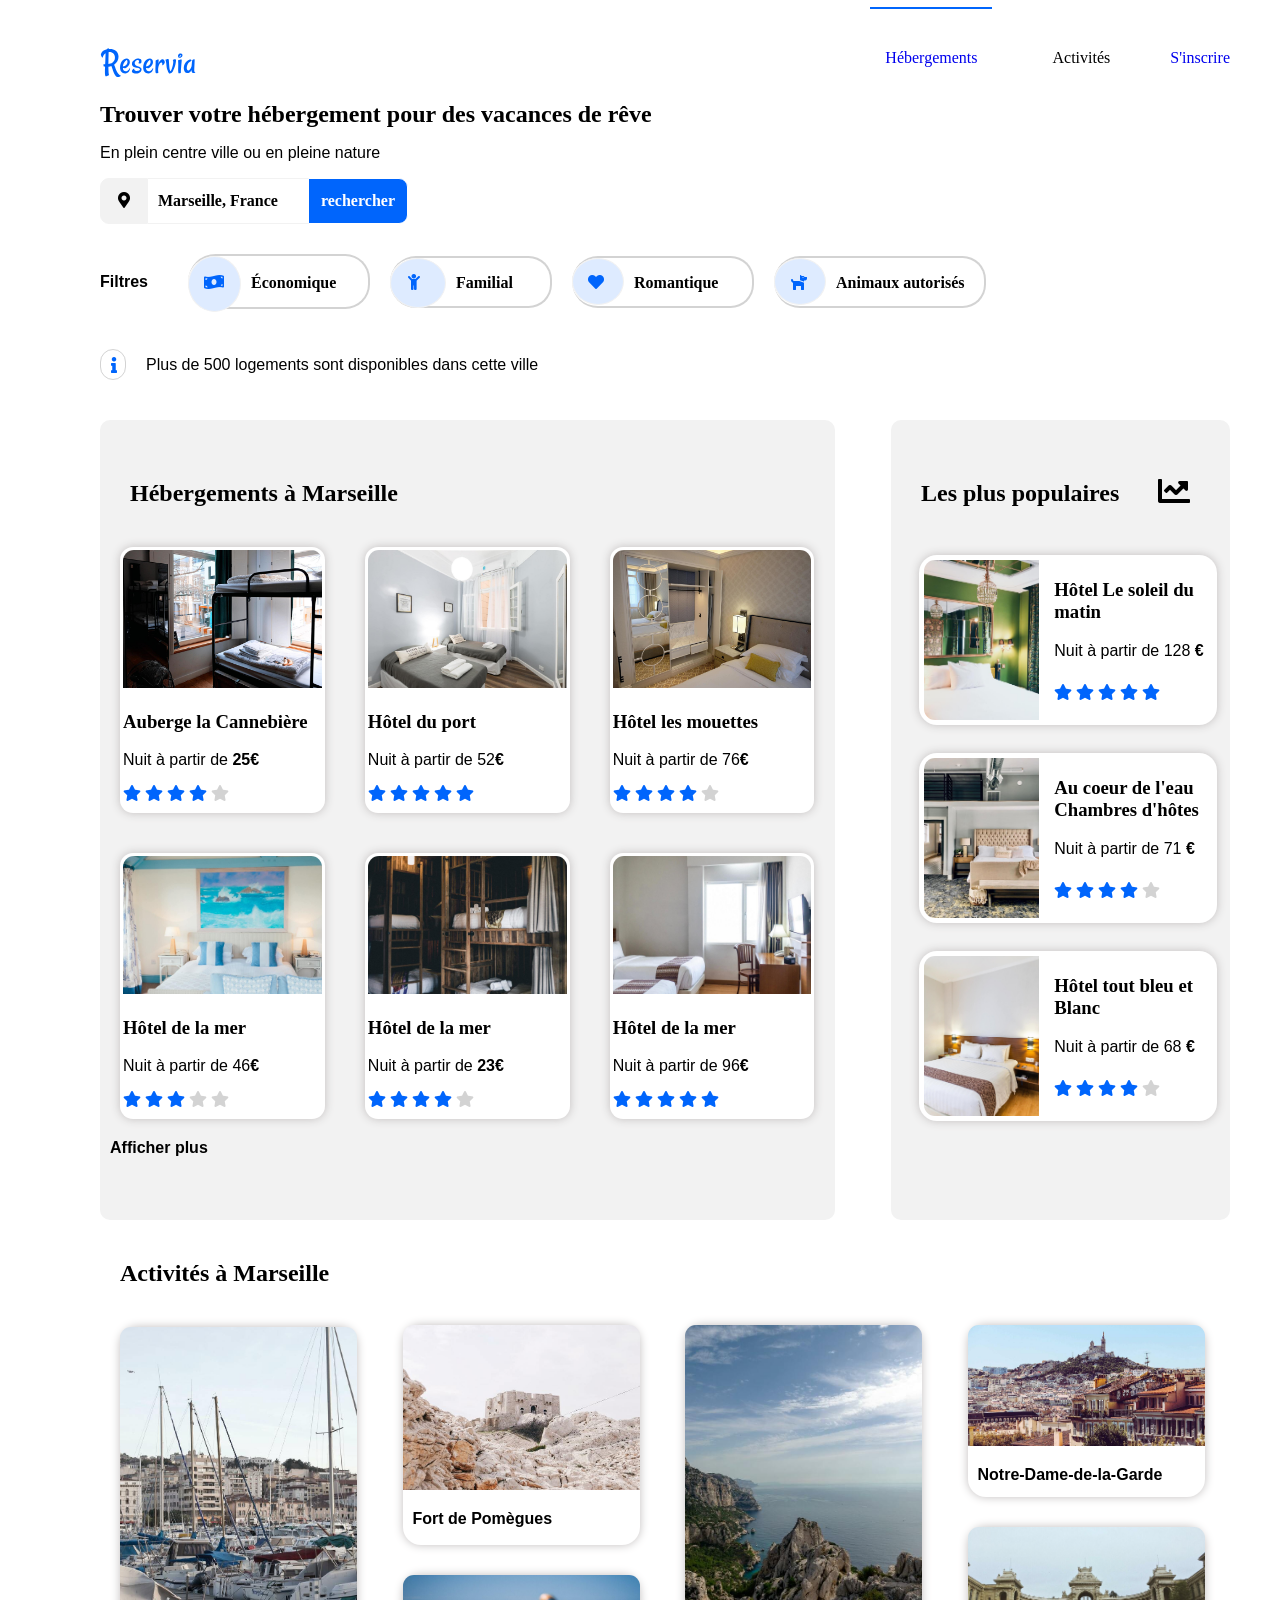
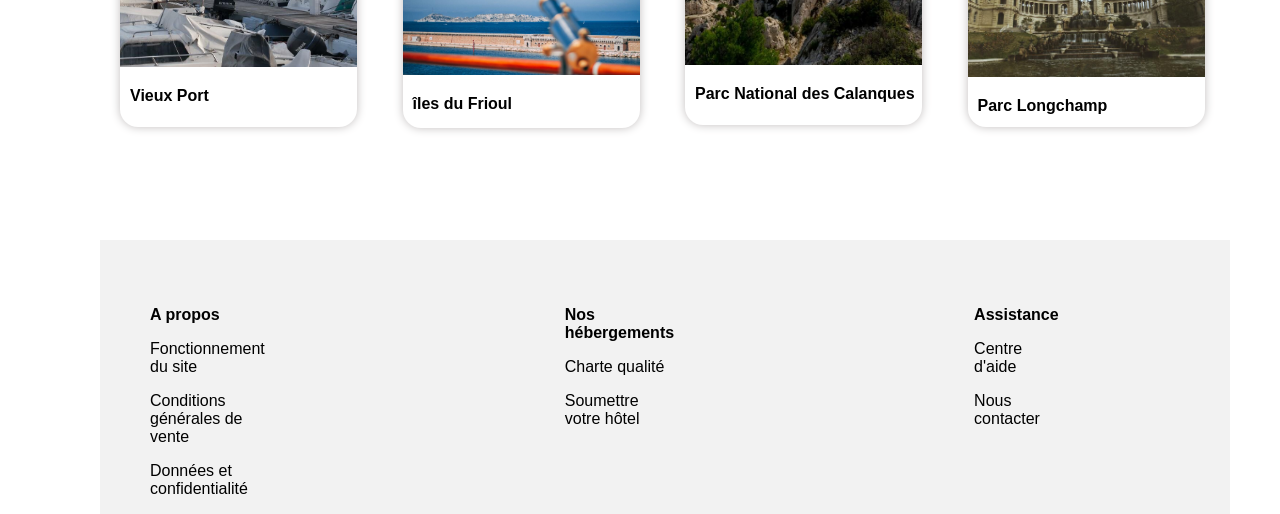
<file: index.html>
<!DOCTYPE html>
 <HTML>
   <head>
       <meta charset="utf-8"> 
       <link rel="stylesheet" href="style.css"/>
       <link href="fontawesome-free-5.15.3-web/css/all.min.css" rel="stylesheet">
      

       <title> reservia </title> 
   </head>  
   
   <body> 
       
<header>

  <div class="entete">
    <img src="images/logo/Reservia.svg" alt="logoreservia" class="logoreservia">
    <nav class="liens">
        <ul class="ancres"> 
            <li><a href="#hebergements-ancre" class=" bouton_ancre_hebergements ">Hébergements</a></li>
            <li><a href="#activites-ancre" class="bouton_ancre_activites">Activités</a></li>
        </ul>
        <span class="btn-sinscrire"><a href="#" style=" text-decoration:none">S'inscrire</a></span>
    </nav>
</div>

 
        <h1>Trouver votre hébergement pour des vacances de rêve</h1>
        <p>En plein centre ville ou en pleine nature</p>
      
   
</header>
  
  <section>
     <div id="recherche">
      <div class="marqueur"> <i class="fas fa-map-marker-alt"></i></div>
      <div class="ville">Marseille, France </div>
      <div class="moteur"><b>rechercher</b><i class="fas fa-search"></i></div>
     </div>
    <div class="icone">
       <p>Filtres</p>
       
      <div class="billet" ><i class="fas fa-money-bill-wave " style="color:#0065fc; height: 20px; width: 21px;  " ></i><b>Économique</b></div>
        
      
      
       <div class="famille"> <i class="fas fa-child" style="color:#0065fc; height: 18px; width: 20px; "></i><b>Familial</b> </div>
       
    
       <div class="romance"> <i class="fas fa-heart" style="color:#0065fc; height: 15px; width: 20px;"></i><b>Romantique</b> </div>
        
       <div class="chien"><i class="fas fa-dog" style="color:#0065fc; height: 15px; width: 20px;  "></i><b>Animaux autorisés</b></div>
      
    </div>
    <div class="info"><i class="fas fa-info" style="color:#0065fc; height: 2px; width: 1px;" ></i> <p>Plus de 500 logements sont disponibles dans cette ville </p></div>
  </section>
  

  <main>
  <section id=hebergements-ancre class="section-1">
    <h2>Hébergements à Marseille</h2>
    <div id="room">
      <div class="chambre"><img src="images/hebergements/3_medium/cannebiere.jpg 
        " alt="chambre"/>
        <h3>Auberge la Cannebière</h3>
         <p>Nuit à partir de <b>25€</b></p> 
         
    <span class="etoilebleu"><i class="fas fa-star"></i>
      <i class="fas fa-star"></i>
      <i class="fas fa-star"></i>
      <i class="fas fa-star"></i>
  </span>
  <span class="etoilegrise"><i class="fas fa-star"></i></span>

      </div>

      <div class="chambre"><img src="images/hebergements/3_medium/port.jpg
        " alt="chambre"/>
        <h3>Hôtel du port</h3>
         <p>Nuit à partir de 52<b>€</b></p> 
         <span class="etoilebleu"><i class="fas fa-star"></i>
          <i class="fas fa-star"></i>
          <i class="fas fa-star"></i>
          <i class="fas fa-star"></i>
          <i class="fas fa-star"></i>

      </span>
      </div>

      <div class="chambre"><img src="images/hebergements/3_medium/mouette.jpg
        " alt="chambre"/>
        <h3>Hôtel les mouettes</h3>
         <p>Nuit à partir de 76<b>€</b></p>
         <span class="etoilebleu"><i class="fas fa-star"></i>
          <i class="fas fa-star"></i>
          <i class="fas fa-star"></i>
          <i class="fas fa-star"></i>
      </span>
      <span class="etoilegrise"><i class="fas fa-star"></i></span>
      </div>

      <div class="chambre"><img src="images/hebergements/3_medium/mer.jpg
        " alt="chambre"/>
        <h3>Hôtel de la mer</h3>
         <p>Nuit à partir de 46<b>€</b></p>
         <span class="etoilebleu"><i class="fas fa-star"></i>
          <i class="fas fa-star"></i>
          <i class="fas fa-star"></i>
      </span>
      <span class="etoilegrise">
        <i class="fas fa-star"></i>
        <i class="fas fa-star"></i>
      </span>
      </div>

      <div class="chambre"><img src="images/hebergements/3_medium/panier.jpg" alt="chambre"/>
        <h3>Hôtel de la mer</h3>
         <p>Nuit à partir de<b> 23€</b></p>
         <span class="etoilebleu"><i class="fas fa-star"></i>
          <i class="fas fa-star"></i>
          <i class="fas fa-star"></i>
          <i class="fas fa-star"></i>
      </span>
      <span class="etoilegrise"><i class="fas fa-star"></i></span>
      </div>

      <div class="chambre"><img src="images/hebergements/3_medium/amina.jpg" alt="chambre"/>
        <h3>Hôtel de la mer</h3>
         <p>Nuit à partir de 96<b>€</b></p>
         <span class="etoilebleu"><i class="fas fa-star"></i>
          <i class="fas fa-star"></i>
          <i class="fas fa-star"></i>
          <i class="fas fa-star"></i>
          <i class="fas fa-star"></i>
         </span>


         
      </div> 
      <div class="sous_titre"><p>Afficher plus</p></div>
    </div>
    
  </section>

   <section class="section-2">                                                                            
      <div class="titre_icone"><h2><b>Les plus populaires</b></h2><i class="fas fa-chart-line fa-2x "></i>  </div>
     
      <div class="chambre-2"><img src="images/hebergements/3_medium/soleil.jpg 
        " alt="chambre"/>
        <h3>Hôtel Le soleil du<br> matin</h3>
         <p>Nuit à partir de 128 <b>€</b></p>
         <span class="etoilebleu"><i class="fas fa-star"></i>
          <i class="fas fa-star"></i>
          <i class="fas fa-star"></i>
          <i class="fas fa-star"></i>
          <i class="fas fa-star"></i>
         </span>
      </div> 



         <div class="chambre-2"><img src="images/hebergements/3_medium/coeur.jpg 
          " alt="chambre"/>
          <h3>Au coeur de l'eau Chambres d'hôtes</h3>
           <p>Nuit à partir de 71 <b>€</b></p>
           <span class="etoilebleu"><i class="fas fa-star"></i>
            <i class="fas fa-star"></i>
            <i class="fas fa-star"></i>
            <i class="fas fa-star"></i>
        </span>
        <span class="etoilegrise"><i class="fas fa-star"></i></span> 
         </div>


           
         <div class="chambre-2"><img src="images/hebergements/3_medium/bleublanc.jpg 
          " alt="chambre"/>
          <h3>Hôtel tout bleu et<br> Blanc</h3>
           <p>Nuit à partir de 68 <b>€</b></p>
           <span class="etoilebleu"><i class="fas fa-star"></i>
            <i class="fas fa-star"></i>
            <i class="fas fa-star"></i>
            <i class="fas fa-star"></i>
        </span>
        <span class="etoilegrise"><i class="fas fa-star"></i></span> 
         </div>



     
   </section>

   <section id=activites-ancre class="section-3">
     <h2><b>Activités à Marseille</b></h2> 
     <div class="activite-1"><img src="images/activites/3_medium/vieuport.jpg 
      " alt="port"/>
        <p><b>Vieux Port</b></p>
     </div>
     

     <div class="activite-2"><img src="images/activites/3_medium/fort.jpg 
      " alt="fort"/>
      <p><b>Fort de Pomègues</b></p>
     </div>
      
     <div class="activite-3"><img src="images/activites/3_medium/ile.jpg 
      " alt="îles"/>
      <p><b>îles du Frioul</b></p>
     </div>

     
     <div class="activite-4"><img src="images/activites/3_medium/parc.jpg 
      " alt="parc national"/>
      <p><b>Parc National des Calanques</b></p>
     </div>


     <div class="activite-5"><img src="images/activites/3_medium/Notre-Dame.jpg 
      " alt="Notre Dame"/>
      <p><b>Notre-Dame-de-la-Garde</b></p>
     </div>

     
     <div class="activite-6"><img src="images/activites/3_medium/parclongchamp.jpg 
      " alt="Parc longchamp"/>
      <p><b>Parc Longchamp</b></p>
     </div>
    

   </section>
  </main>
  

  <footer>
    <div class="titre-footer">
      <p><b>A propos </b></p>
      <p> Fonctionnement du site</p>
      <p>Conditions générales de vente</p>
      <p>Données et confidentialité</p>
    </div>
    <div class="titre-footer">
      <p><b> Nos hébergements</b></p>
      <p>Charte qualité</p>
      <p>Soumettre votre hôtel</p>
    </div>
    <div class="titre-footer">
      <p><b>Assistance</b></p>
      <p>Centre d'aide</p>
      <p>Nous contacter</p>
    </div>
  </footer>
 
   </body>
 </html >
</file>
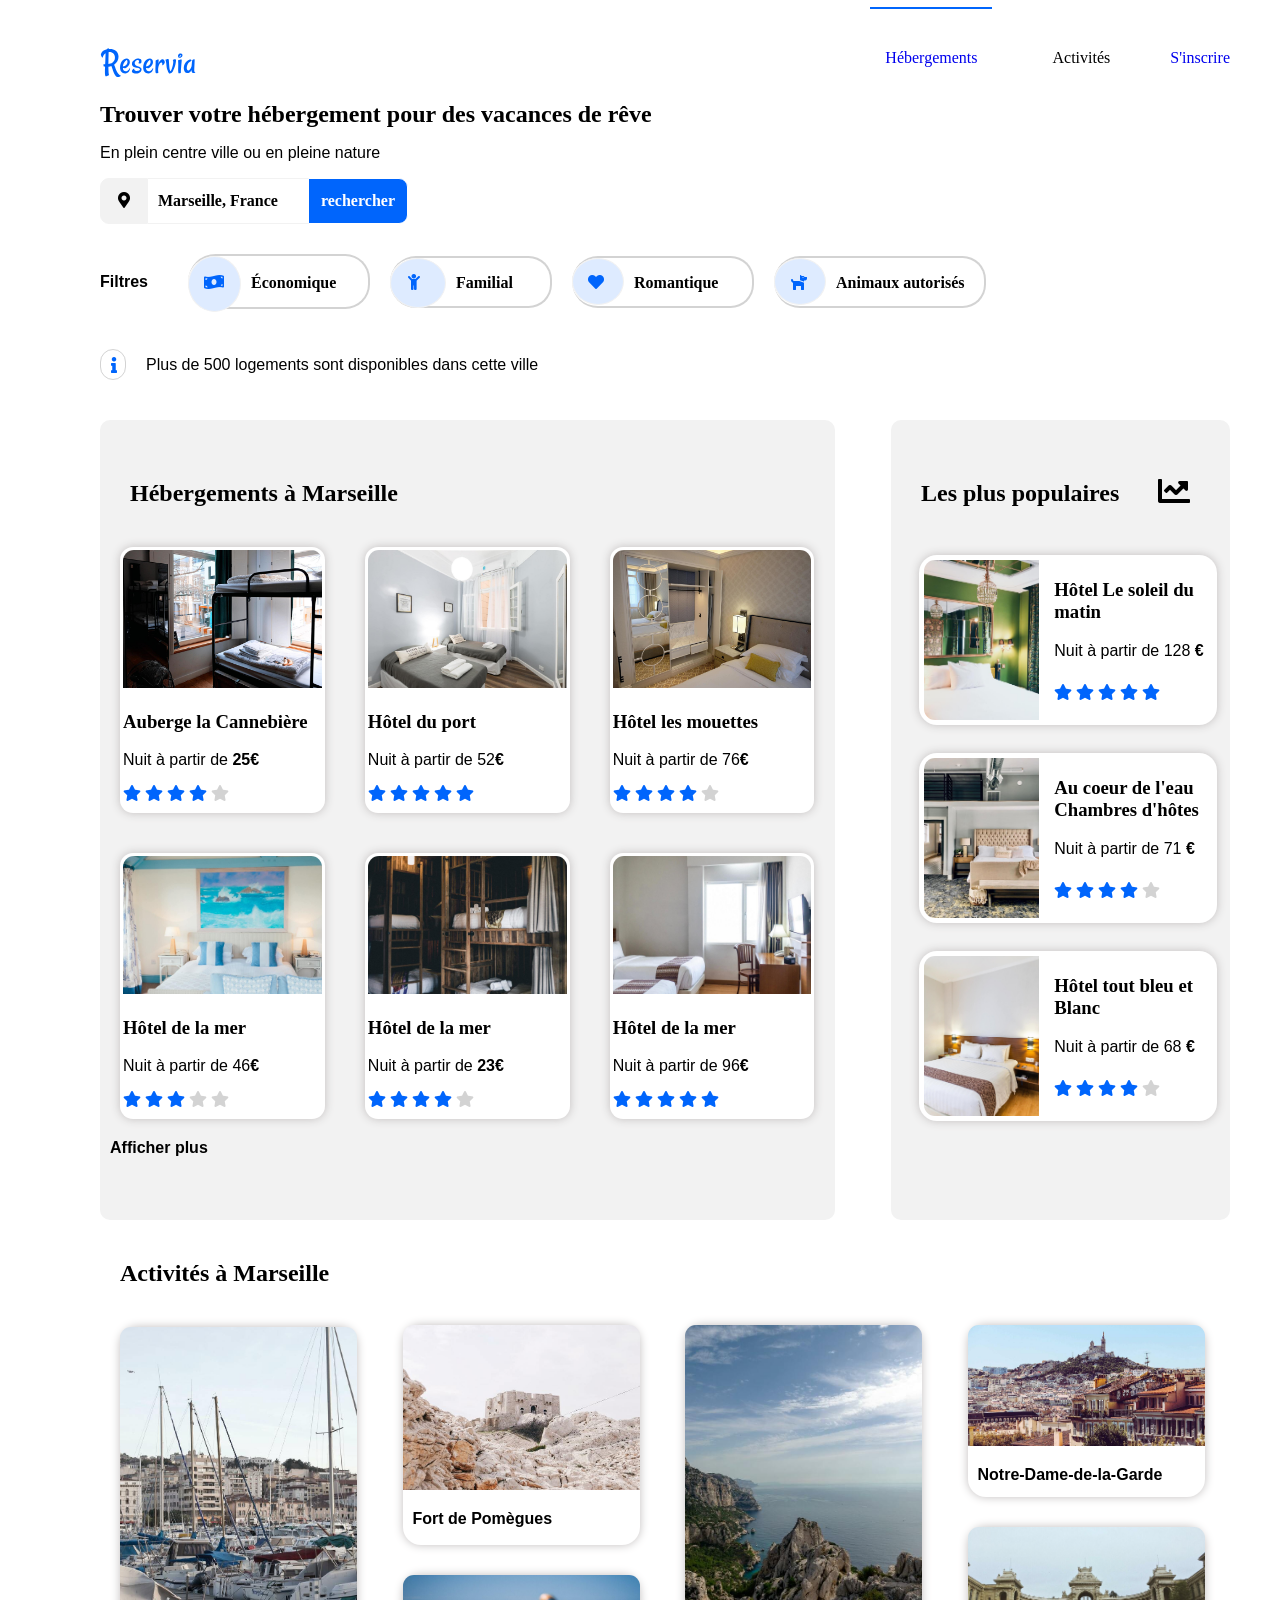
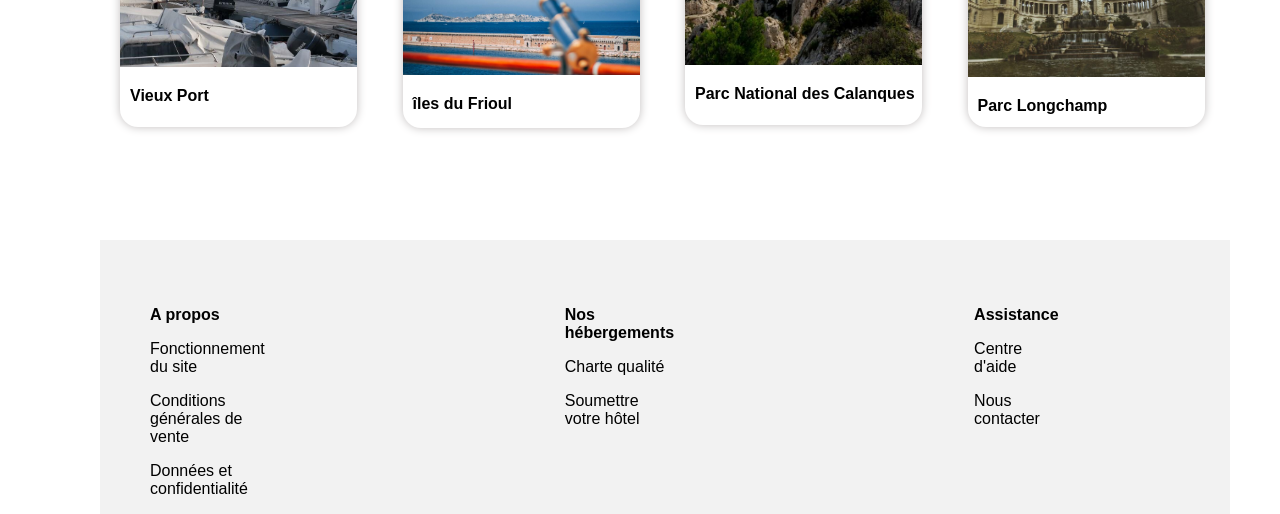
<file: p2.html>
<!DOCTYPE html>
 <HTML>
   <head>
       <meta charset="utf-8"> 
       <link rel="stylesheet" href="style.css"/>
       <link href="fontawesome-free-5.15.3-web/css/all.min.css" rel="stylesheet">
      

       <title> reservia </title> 
   </head>  
   
   <body> 
       
<header>

  <div class="entete">
    <img src="images/logo/Reservia.svg" alt="logoreservia" class="logoreservia">
    <nav class="liens">
        <ul class="ancres"> 
            <li><a href="#hebergements-ancre" class=" bouton_ancre_hebergements ">Hébergements</a></li>
            <li><a href="#activites-ancre" class="bouton_ancre_activites">Activités</a></li>
        </ul>
        <span class="btn-sinscrire"><a href="#" style=" text-decoration:none">S'inscrire</a></span>
    </nav>
</div>

 
        <h1>Trouver votre hébergement pour des vacances de rêve</h1>
        <p>En plein centre ville ou en pleine nature</p>
      
   
</header>
  
  <section>
     <div id="recherche">
      <div class="marqueur"> <i class="fas fa-map-marker-alt"></i></div>
      <div class="ville">Marseille, France </div>
      <div class="moteur"><b>rechercher</b><i class="fas fa-search"></i></div>
     </div>
    <div class="icone">
       <p>Filtres</p>
       
      <div class="billet" ><i class="fas fa-money-bill-wave " style="color:#0065fc; height: 20px; width: 21px;  " ></i><b>Économique</b></div>
        
      
      
       <div class="famille"> <i class="fas fa-child" style="color:#0065fc; height: 18px; width: 20px; "></i><b>Familial</b> </div>
       
    
       <div class="romance"> <i class="fas fa-heart" style="color:#0065fc; height: 15px; width: 20px;"></i><b>Romantique</b> </div>
        
       <div class="chien"><i class="fas fa-dog" style="color:#0065fc; height: 15px; width: 20px;  "></i><b>Animaux autorisés</b></div>
      
    </div>
    <div class="info"><i class="fas fa-info" style="color:#0065fc; height: 2px; width: 1px;" ></i> <p>Plus de 500 logements sont disponibles dans cette ville </p></div>
  </section>
  

  <main>
  <section id=hebergements-ancre class="section-1">
    <h2>Hébergements à Marseille</h2>
    <div id="room">
      <div class="chambre"><img src="images/hebergements/3_medium/cannebiere.jpg 
        " alt="chambre"/>
        <h3>Auberge la Cannebière</h3>
         <p>Nuit à partir de <b>25€</b></p> 
         
    <span class="etoilebleu"><i class="fas fa-star"></i>
      <i class="fas fa-star"></i>
      <i class="fas fa-star"></i>
      <i class="fas fa-star"></i>
  </span>
  <span class="etoilegrise"><i class="fas fa-star"></i></span>

      </div>

      <div class="chambre"><img src="images/hebergements/3_medium/port.jpg
        " alt="chambre"/>
        <h3>Hôtel du port</h3>
         <p>Nuit à partir de 52<b>€</b></p> 
         <span class="etoilebleu"><i class="fas fa-star"></i>
          <i class="fas fa-star"></i>
          <i class="fas fa-star"></i>
          <i class="fas fa-star"></i>
          <i class="fas fa-star"></i>

      </span>
      </div>

      <div class="chambre"><img src="images/hebergements/3_medium/mouette.jpg
        " alt="chambre"/>
        <h3>Hôtel les mouettes</h3>
         <p>Nuit à partir de 76<b>€</b></p>
         <span class="etoilebleu"><i class="fas fa-star"></i>
          <i class="fas fa-star"></i>
          <i class="fas fa-star"></i>
          <i class="fas fa-star"></i>
      </span>
      <span class="etoilegrise"><i class="fas fa-star"></i></span>
      </div>

      <div class="chambre"><img src="images/hebergements/3_medium/mer.jpg
        " alt="chambre"/>
        <h3>Hôtel de la mer</h3>
         <p>Nuit à partir de 46<b>€</b></p>
         <span class="etoilebleu"><i class="fas fa-star"></i>
          <i class="fas fa-star"></i>
          <i class="fas fa-star"></i>
      </span>
      <span class="etoilegrise">
        <i class="fas fa-star"></i>
        <i class="fas fa-star"></i>
      </span>
      </div>

      <div class="chambre"><img src="images/hebergements/3_medium/panier.jpg" alt="chambre"/>
        <h3>Hôtel de la mer</h3>
         <p>Nuit à partir de<b> 23€</b></p>
         <span class="etoilebleu"><i class="fas fa-star"></i>
          <i class="fas fa-star"></i>
          <i class="fas fa-star"></i>
          <i class="fas fa-star"></i>
      </span>
      <span class="etoilegrise"><i class="fas fa-star"></i></span>
      </div>

      <div class="chambre"><img src="images/hebergements/3_medium/amina.jpg" alt="chambre"/>
        <h3>Hôtel de la mer</h3>
         <p>Nuit à partir de 96<b>€</b></p>
         <span class="etoilebleu"><i class="fas fa-star"></i>
          <i class="fas fa-star"></i>
          <i class="fas fa-star"></i>
          <i class="fas fa-star"></i>
          <i class="fas fa-star"></i>
         </span>


         
      </div> 
      <div class="sous_titre"><p>Afficher plus</p></div>
    </div>
    
  </section>

   <section class="section-2">                                                                            
      <div class="titre_icone"><h2><b>Les plus populaires</b></h2><i class="fas fa-chart-line fa-2x "></i>  </div>
     
      <div class="chambre-2"><img src="images/hebergements/3_medium/soleil.jpg 
        " alt="chambre"/>
        <h3>Hôtel Le soleil du<br> matin</h3>
         <p>Nuit à partir de 128 <b>€</b></p>
         <span class="etoilebleu"><i class="fas fa-star"></i>
          <i class="fas fa-star"></i>
          <i class="fas fa-star"></i>
          <i class="fas fa-star"></i>
          <i class="fas fa-star"></i>
         </span>
      </div> 



         <div class="chambre-2"><img src="images/hebergements/3_medium/coeur.jpg 
          " alt="chambre"/>
          <h3>Au coeur de l'eau Chambres d'hôtes</h3>
           <p>Nuit à partir de 71 <b>€</b></p>
           <span class="etoilebleu"><i class="fas fa-star"></i>
            <i class="fas fa-star"></i>
            <i class="fas fa-star"></i>
            <i class="fas fa-star"></i>
        </span>
        <span class="etoilegrise"><i class="fas fa-star"></i></span> 
         </div>


           
         <div class="chambre-2"><img src="images/hebergements/3_medium/bleublanc.jpg 
          " alt="chambre"/>
          <h3>Hôtel tout bleu et<br> Blanc</h3>
           <p>Nuit à partir de 68 <b>€</b></p>
           <span class="etoilebleu"><i class="fas fa-star"></i>
            <i class="fas fa-star"></i>
            <i class="fas fa-star"></i>
            <i class="fas fa-star"></i>
        </span>
        <span class="etoilegrise"><i class="fas fa-star"></i></span> 
         </div>



     
   </section>

   <section id=activites-ancre class="section-3">
     <h2><b>Activités à Marseille</b></h2> 
     <div class="activite-1"><img src="images/activites/3_medium/vieuport.jpg 
      " alt="port"/>
        <p><b>Vieux Port</b></p>
     </div>
     

     <div class="activite-2"><img src="images/activites/3_medium/fort.jpg 
      " alt="fort"/>
      <p><b>Fort de Pomègues</b></p>
     </div>
      
     <div class="activite-3"><img src="images/activites/3_medium/ile.jpg 
      " alt="îles"/>
      <p><b>îles du Frioul</b></p>
     </div>

     
     <div class="activite-4"><img src="images/activites/3_medium/parc.jpg 
      " alt="parc national"/>
      <p><b>Parc National des Calanques</b></p>
     </div>


     <div class="activite-5"><img src="images/activites/3_medium/Notre-Dame.jpg 
      " alt="Notre Dame"/>
      <p><b>Notre-Dame-de-la-Garde</b></p>
     </div>

     
     <div class="activite-6"><img src="images/activites/3_medium/parclongchamp.jpg 
      " alt="Parc longchamp"/>
      <p><b>Parc Longchamp</b></p>
     </div>
    

   </section>
  </main>
  

  <footer>
    <div class="titre-footer">
      <p><b>A propos </b></p>
      <p> Fonctionnement du site</p>
      <p>Conditions générales de vente</p>
      <p>Données et confidentialité</p>
    </div>
    <div class="titre-footer">
      <p><b> Nos hébergements</b></p>
      <p>Charte qualité</p>
      <p>Soumettre votre hôtel</p>
    </div>
    <div class="titre-footer">
      <p><b>Assistance</b></p>
      <p>Centre d'aide</p>
      <p>Nous contacter</p>
    </div>
  </footer>
 
   </body>
 </html >
</file>
<file: style.css>
body{
    margin: 0 50px 0 100px;
     font-family:"raleway";
}
.logoreservia{
    padding-top: 40px;
}
.entete{

    display: flex;
    justify-content: space-between;
}
.liens{
    display:flex;
    align-items: center;
    margin-top: 30px;
}

.ancres{
    display:flex;
    list-style: none;
   
}
.ancres  a:hover{
 color: #0065fc;
 cursor: pointer;
 border-top: 2px solid;
 padding-top: 40px;
 
}
.bouton_ancre_hebergements{
    border-top: 2px solid #0065fc;
    padding: 40px 15px 0 15px;
    margin-right: 60px;
    text-decoration: none;
    width: 15%;
    cursor:pointer;
}

.bouton_ancre_activites{
    color:black;
    margin-right: 60px;
    padding-top: 40px;
    text-decoration: none;
}


    





    



h1{
    font-size:x-large ;
    font-weight: bold;
}


p{
    font-family:'raleway medium', arial ;
}

#recherche{
    display: flex;
    text-align: left;
    margin-right: 50px;
}

.marqueur{
    border:1px solid #F2F2F2;
    padding: 13px 17px 13px 17px;
    border-radius: 9px 0 0 9px ;
    background:#f2f2f2 ;

    

}

    

.ville{
    padding-top: 13px;
    padding-bottom: 13px;
    padding-left: 10px;
    padding-right: 30px;
    border:1px solid #f2f2f2;
    border-right: none;
    border-left: none;
    font-weight: bold;
}
.moteur{
    border:1px solid white;
    padding: 13px 12px 13px 12px;
    border-radius:0 9px 9px 0 ;
    color:white;
    background:#0065FC;
    font-weight: bold;

}
.moteur:hover{
    color:#0065FC;
    background-color: #f2f2f2;
}

.moteur .fa-search{
    display:  none;
}


 .icone{
    display:flex;
    align-items: center;
    margin-top: 30px;
    flex-wrap: wrap;
 } 
 
 .icone p{
     font-weight: bold;
     margin-right: 40px;

 }
  .fa-money-bill-wave {
    border: solid 1px #F2F2F2;
    border-radius: 50%;
    padding: 17px 15px 17px 15px;
    background-color:#DEEBFF;
}
.fa-money-bill-wave:hover{
   background-color:white ;
   
}
.billet   {
    border:solid 1px #d3d3d3;
    border-width: 2px 2px 2px 0;
    border-radius:100px 90px 90px 100px;
    margin-right: 20px;
    width: 180px;
    height: 3.2em;
}
.billet b{
    padding-left: 10px;
}




.fa-child {
    border: solid 1px #F2F2F2;
    border-radius: 50%;
    padding: 15px 17px 15px 17px ;
    
    background-color:#DEEBFF;
     }
    .fa-child:hover{
        background-color: white;
    }
 .famille{
    border:solid 1px #d3d3d3;
    border-width: 2px 2px 2px 0;
    border-radius:100px 90px 90px 100px;
    width:160px;
    height: 3em;
    margin-right: 20px;

 } 
 .famille b{
     padding-left: 10px;
 }
 .fa-heart{
    border: solid 1px #F2F2F2;
    border-radius: 50%;
    padding: 15px;
   
    background-color:#DEEBFF;
     }
     .fa-heart:hover{
         background-color: white;
     }
 .romance{
    border:solid 2px #d3d3d3;
    border-width: 2px 2px 2px 0;
    border-radius:100px 90px 90px 100px;
    width:180px;
   height:3em;
   margin-right: 20px;
 } 
 .romance b{
     padding-left: 10px;
 }  
  .fa-dog{
    border: solid 1px #F2F2F2;
    border-radius: 50%;
    padding: 15px;
    background-color:#DEEBFF;
} 
.fa-dog:hover{
    background-color: white;
}    
 .chien{
    border:solid 2px #d3d3d3;
    border-width: 2px 2px 2px 0;
    border-radius:100px 90px 90px 100px;
    width: 210px;
    height: 3em;
    
 }
 .chien b{
     padding-left: 10px;
     
 }
.info{
    display: flex;
    align-items: center;
}
   
 .fa-info{
    border: solid 1px #d3d3d3;
    padding: 7px 13px 20px 10px;
    border-radius:50px;
    margin:40px 20px 40px 0;
 }

 .section-1{
    border-style: none;
    width: 65%;
    height: 800px;
    border-radius: 10px;
    background:#F2F2F2 ;
    
    }
 

.section-1 h2{
    padding:40px 0 0 30px;
}
#room{
    display: flex;
    flex-wrap:  wrap ;  
    width:100%;
    
    
}
.chambre{
    width: 100%;
    height: 260px;
    background:white;
    border-radius: 13px;
    margin: 20px;
    flex: 25%;
    box-shadow : 0 0 10px rgb(194, 190, 190);
    padding:3px;

}
.chambre img{
    width:100%;
    height:53% ;
    border-radius: 11px 11px 0 0;
  
  object-fit: cover;

}
.chambre:hover{
    cursor: pointer;
    transform: scale(1.1);
}


.sous_titre p{
   
    font-weight: bold;
    margin:0 0 10px 10px;
    
}
.etoilebleu{
    color:#0065FC;
}
.etoilegrise{
    color:#d3d3d3;
    
}
main{
    display:flex;
    justify-content: space-between;
    flex-wrap: wrap;
    
    
 }
 
     
 
  
 
.section-2{
    
    border-style: none;
    width:30%;
    height: 800px;
    background-color: #F2F2F2;
    border-radius:10px ;
   
}
.titre_icone{
    display: flex;
    justify-content: space-between;
}
.titre_icone h2{
    padding:40px 0 0 30px;
}
.titre_icone .fa-chart-line{
    padding: 55px 40px 0 0;
   
}


.chambre-2{
    width: 85%;
    height: 20%;
    background:white;
    box-shadow : 0 0 10px rgb(194, 190, 190);
    padding:5px;
    margin:28px;
    overflow: hidden;
    border-radius: 18px;
    }
   .chambre-2 img{
        width:40%;
        height:100% ;
        border-radius: 11px 0 0 11px;
        margin-right: 15px;
        float:left;
         object-fit: cover;
      

      }
      .chambre-2 p{
          padding-bottom: 8px;
      }
      .chambre-2:hover{
        cursor: pointer;
        transform: scale(1.1);
    }

      .section-3{
          margin-top: 20px;
        border-style: none;
        width: 100%;
        height: 600px;
        display: flex;
        flex-direction: column;
        flex-wrap: wrap;
        
      }
      .section-3 h2{
          padding: 0px 0 0 20px;
      }
  .activite-1{
    width: 21%;
    height: 400px;
    background:white;
    box-shadow : 0 0 10px rgb(194, 190, 190);
    margin:20px;
    border-radius: 18px;
     
     
  }
  .activite-1 p{
      text-align: left;
      padding-left: 10px;
  }
 
  
  .activite-1 img{
    width:100%;
        height:85% ;
        border-radius: 11px  11px  0 0;
        object-fit: cover;
  }
  .activite-1:hover{
    cursor: pointer;
    transform: scale(1.1);
    }

.activite-2{
    width: 21%;
    height: 220px;
    background:white;
    box-shadow : 0 0 10px rgb(194, 190, 190);
    margin:15px;
    margin-top: 85px;
    
    border-radius: 18px; 
}
.activite-2 p{
    padding-left: 10px;
}
.activite-2 img{
    width:100%;
    height:75% ;
    border-radius: 11px  11px  0 0;
    object-fit: cover;
}
.activite-2:hover{
    cursor: pointer;
    transform: scale(1.1);
    }
.activite-3{
    width: 21%;
    height: 153px;
    background:white;
    box-shadow : 0 0 10px rgb(194, 190, 190);
    
    margin:15px;
    border-radius: 18px; 
}
.activite-3 p{
    padding-left: 10px;
}
.activite-3 img{
    width:100%;
    height:65% ;
    border-radius: 11px  11px  0 0;
    object-fit: cover;
}
.activite-3:hover{
    cursor: pointer;
    transform: scale(1.1);
    }
.activite-4{
    width: 21%;
    height: 400px;
    background:white;
    box-shadow : 0 0 10px rgb(194, 190, 190);
    margin:20px;
    margin-top: 85px;
    border-radius: 18px; 
}
.activite-4 p{
    padding-left: 10px;
}

.activite-4 img{
    width:100%;
    height:85% ;
    border-radius: 11px  11px  0 0;
    object-fit: cover;
}
.activite-4:hover{
    cursor: pointer;
    transform: scale(1.1);
    }
.activite-5{
    width: 21%;
    height: 172px;
    background:white;
    box-shadow : 0 0 10px rgb(194, 190, 190);
    margin:15px;
    margin-top: 85px;
    border-radius: 18px; 
}
.activite-5 p{
    padding-left: 10px;
}
.activite-5 img{
    width:100%;
    height:70% ;
    border-radius: 11px  11px  0 0;
    object-fit: cover;
}
.activite-5:hover{
    cursor: pointer;
    transform: scale(1.1);
    }
.activite-6{
    width: 21%;
    height: 200px;
    background:white;
    box-shadow : 0 0 10px rgb(194, 190, 190);
    margin:15px;
    border-radius: 18px; 
}
.activite-6 p{
    padding-left: 10px;
}
.activite-6 img{
    width:100%;
    height:75% ;
    border-radius: 11px  11px  0 0;
    object-fit: cover; 
}
.activite-6:hover{
    cursor: pointer;
    transform: scale(1.1);
}
footer{
    border-style: none;
    width: 100%;
    height: min-content;
    display: flex;
   justify-content: space-between;
   background-color: #F2F2F2;
   padding-top: 50px;
}
.titre-footer{
    margin: 0 250px 0 0;
    padding-left: 50px;
}
/* mobile */
@media only screen and (max-width: 1260px ) {

.entete {
    display: flex;
    flex-direction: column;
    align-items: flex-start;
    position: relative;
}
.logoreservia {
    margin: 0px 0 0 30px;
}
.liens {
    width: 100%;
 
}
.ancres { 
    display: flex;
    width: 100%;
    padding: 0;
    margin-right: 0;
}

.ancres a{
    display: flex;
    justify-content: center;
    width: 100%;
    padding: 0;
    padding-bottom: 40px;
    text-decoration: none;
    border-bottom: 3px solid #F2F2F2;
    margin-right: 0px;
    border-top: none;
}

.ancres a:hover {
    color: #0065FC;
    cursor: pointer;
    list-style-type: none;
    /* padding: 40px 30px 0px 30px; */
    /* padding-bottom: 40px; */
    border-top: none;
    border-bottom: 3px solid #0065FC;
}

.ancres li{
    width: 100%;
    display: flex;
    padding: 0;
    /* text-align: center; */
    justify-content: center;
    /* border-bottom: 3px solid #F2F2F2;*/
}
.btn-sinscrire {
    position: absolute;
    top: 60px;
    right: 15px;
    padding-top: 0;
}
body{
    margin: 0 auto;
    max-width:100%;
}
 h1  {
    width: 350px;

 }

}
@media only screen and (max-width: 767px ) {
    .icone{
        display:flex;
        align-items: flex-start;
        flex-direction: column;
        flex-wrap: wrap;
        margin-top: 30px;
        height: 250px;
        margin-left: 10px;
        
     } 
     .famille{
        border:solid 1px #d3d3d3;
        border-width: 2px 2px 2px 0;
        border-radius:100px 90px 90px 100px;
        width:127px;
        height: 3em;
        order:1;
        margin-top: 50px;
    
     } 
     .billet   {
        border:solid 1px #d3d3d3;
        border-width: 2px 2px 2px 0;
        border-radius:100px 90px 90px 100px;
        margin-right: 20px;
        width: 180px;
        height: 3.2em;
        margin-bottom: 10px;
    }
    .romance{
        border:solid 2px #d3d3d3;
        border-width: 2px 2px 2px 0;
        border-radius:100px 90px 90px 100px;
        width:180px;
       height:3em;
       margin-right: 20px;
       margin-bottom: 10px;
     } 
     .billet   {
        border:solid 1px #d3d3d3;
        border-width: 2px 2px 2px 0;
        border-radius:100px 90px 90px 100px;
        margin-right: 20px;
        width: 180px;
        height: 3.2em;
        margin-bottom: 10px;
    }
    .moteur .fa-search{
        display:  contents;
    }
    .moteur b{
        display: none;
    }
}
@media only screen and (max-width: 767px ){

    main{
        display:flex;
       /* justify-content: space-between;*/
        flex-wrap: wrap;
        flex-direction: column;
        
        
     }
     #room{
        display: flex;
       
        width:320px;
        height: 190px;
        flex-direction: column;
        flex-wrap: nowrap;
    } 
        

    .section-1{
        border-style: none;
        width: 370px;
        height: 2000px;
        border-radius: 10px;
        background:white ;
        order:1;
        }
        
.section-2{
    
    border-style: none;
    width:370px;
    height: 800px;
    background-color: #F2F2F2;
    border-radius:10px ;
   
}

        
      .section-3{
        margin-top: 20px;
      border-style: none;
      width: 100%;
      height: 600px;
      display: flex;
      flex-direction: column;
      flex-wrap:  nowrap;
      order:1;
      margin-bottom: 850px;
    }
    .activite-1{
        width: 340px;
        height: 190px;
        background:white;
        box-shadow : 0 0 10px rgb(194, 190, 190);
        margin:20px;
        border-radius: 18px;
    }


        .activite-1 img{
            width:100%;
                height:65% ;
                border-radius: 11px  11px  0 0;
                object-fit: cover;
          }
         
          .activite-2{
            width: 340px;
            height: 190px;
            background:white;
            box-shadow : 0 0 10px rgb(194, 190, 190);
            margin:15px;
           /* margin-top: 85px;*/
            
            border-radius: 18px; 
        }

        .activite-2 img{
            width:100%;
            height:65% ;
            border-radius: 11px  11px  0 0;
            object-fit: cover;
        }
        .activite-3{
            width: 340px;
            height: 190px;
            background:white;
            box-shadow : 0 0 10px rgb(194, 190, 190);
            
            margin:15px;
            border-radius: 18px; 
        }
        .activite-3 img{
            width:100%;
            height:65% ;
            border-radius: 11px  11px  0 0;
            object-fit: cover;
        }
         .activite-4{
            width: 340px;
            height: 190px;
            background:white;
            box-shadow : 0 0 10px rgb(194, 190, 190);
            margin:20px;
          /*  margin-top: 85px;*/
            border-radius: 18px; 
        }
        .activite-4 img{
            width:100%;
            height:65% ;
            border-radius: 11px  11px  0 0;
            object-fit: cover;
        }
        .activite-5{
            width: 340px;
            height: 190px;
            background:white;
            box-shadow : 0 0 10px rgb(194, 190, 190);
            margin:15px;
         /*   margin-top: 85px;*/
            border-radius: 18px; 
        }
        .activite-5 img{
            width:100%;
            height:65% ;
            border-radius: 11px  11px  0 0;
            object-fit: cover;
        }
        .activite-6{
            width: 340px;
            height: 190px;
            background:white;
            box-shadow : 0 0 10px rgb(194, 190, 190);
            margin:15px;
            border-radius: 18px; 
        }
        .activite-6 img{
            width:100%;
            height:65% ;
            border-radius: 11px  11px  0 0;
            object-fit: cover; 
        }
       footer{
            border-style: none;
            width: 100%;
            height: min-content;
            display: flex;
           justify-content: space-between;
          flex-direction: column;
           background-color: #F2F2F2;
           padding-top: 50px;
        
        }
        .titre-footer{
            margin: 0 0 30px 0;
            padding-left: 50px;
        }
}
 
/* version tablette*/

@media only screen and (max-width: 1260px ) and (min-width:768px){
    main{
        display:flex;
        flex-wrap: wrap;
        flex-direction: column;
        
     }
     .sous_titre p{
   
        font-weight: bold;
        margin:50px
        
    }
    .section-1{
        border-style: none;
        width: 100%;
        height: 800px;
        border-radius: 10px;
        background:#F2F2F2 ;
        
        }
}

@media only screen and (max-width: 1260px ) and (min-width:768px){

    .section-2{
    
        border-style: none;
        width:100%;
        height: 800px;
        background-color: #F2F2F2;
        border-radius:10px ;
        display: flex;
        flex-wrap: wrap;
        flex-direction: column;
        align-items: center;
    }
    .chambre-2 {
        width: 50%;
        height: 20%;
        background: white;
        box-shadow: 0 0 10px rgb(194 190 190);
        padding: 5px;
        margin: 28px;
        overflow: hidden;
        border-radius: 18px;
    }
    .titre_icone h2 {
        padding: 40px 20px 0 30px;
    }
    
    .section-3{
        margin-top: 20px;
      border-style: none;
      width: 90%;
      height: 600px;
      display: flex;
      flex-direction: column;
      flex-wrap: wrap;
      
    }
    footer{
        border-style: none;
        width: 100%;
        height: min-content;
        display: flex;
        flex-wrap: wrap;
       justify-content: space-between;
       background-color: #F2F2F2;
       padding-top: 50px;
    }
}
</file>
